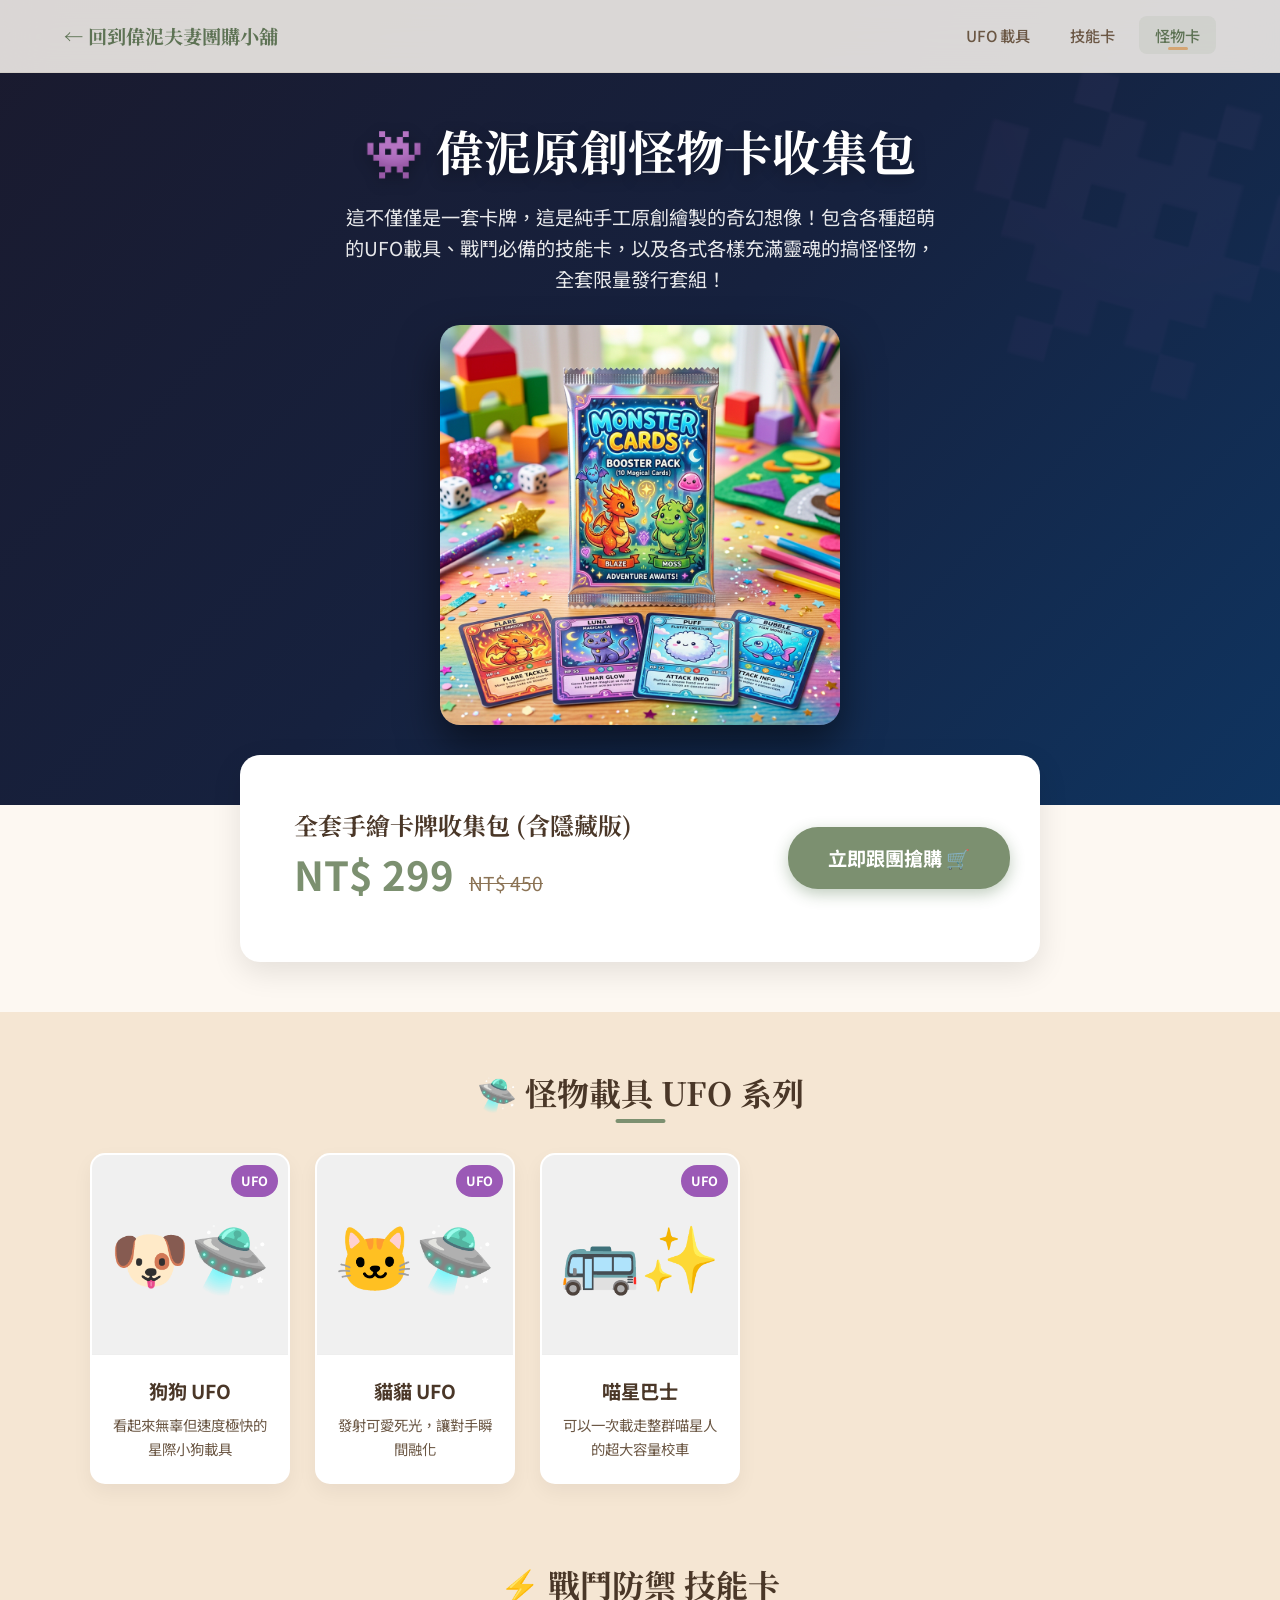
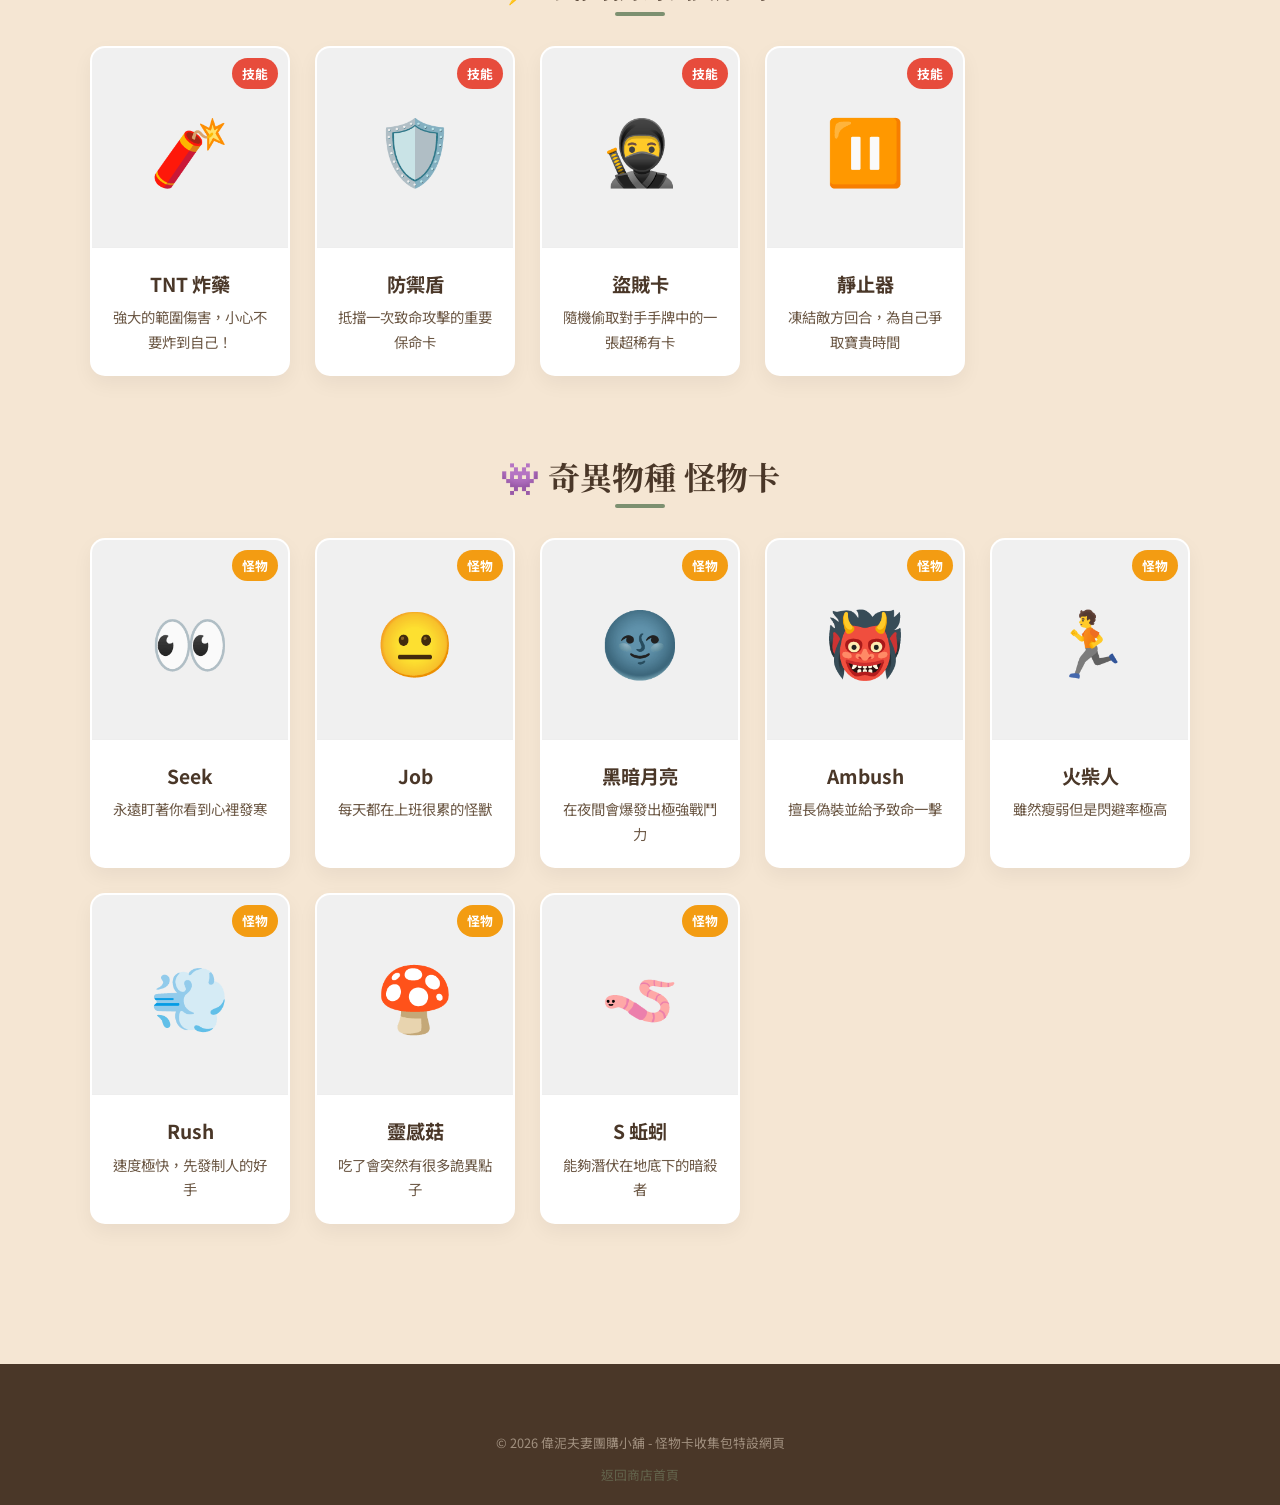
<file: monster-cards.html>
<!DOCTYPE html>
<html lang="zh-TW">

<head>
    <meta charset="UTF-8">
    <meta name="viewport" content="width=device-width, initial-scale=1.0">
    <title>偉泥原創怪物卡收集包 | 偉泥夫妻團購小舖</title>
    <meta name="description" content="全套原創手繪怪物卡，包含UFO載具、強力技能卡與各種神奇怪物，快來收集！">
    <link rel="preconnect" href="https://fonts.googleapis.com">
    <link rel="preconnect" href="https://fonts.gstatic.com" crossorigin>
    <link
        href="https://fonts.googleapis.com/css2?family=Noto+Sans+TC:wght@300;400;500;700&family=Noto+Serif+TC:wght@400;700&display=swap"
        rel="stylesheet">
    <link rel="stylesheet" href="style.css">
    <style>
        /* Card showcase specific styles */
        .card-showcase-hero {
            background: linear-gradient(135deg, #1a1a2e 0%, #16213e 50%, #0f3460 100%);
            color: white;
            padding: 120px 20px 80px;
            text-align: center;
            position: relative;
            overflow: hidden;
        }

        .card-showcase-hero::before {
            content: '👾';
            position: absolute;
            font-size: 300px;
            opacity: 0.05;
            top: -50px;
            right: -50px;
            transform: rotate(15deg);
        }

        .card-showcase-hero h1 {
            font-size: 3rem;
            margin-bottom: 20px;
            text-shadow: 0 4px 15px rgba(0,0,0,0.3);
            font-family: 'Noto Serif TC', serif;
        }

        .card-showcase-hero p {
            font-size: 1.2rem;
            max-width: 600px;
            margin: 0 auto 30px;
            line-height: 1.6;
            opacity: 0.9;
        }

        .hero-product-image {
            max-width: 400px;
            margin: 0 auto;
            display: block;
            border-radius: 20px;
            box-shadow: 0 20px 40px rgba(0,0,0,0.5);
            transition: transform 0.3s ease;
        }

        .hero-product-image:hover {
            transform: translateY(-10px);
        }

        .buy-action-area {
            background: white;
            padding: 30px;
            border-radius: 20px;
            max-width: 800px;
            margin: -50px auto 50px;
            position: relative;
            z-index: 10;
            display: flex;
            justify-content: space-between;
            align-items: center;
            box-shadow: 0 10px 30px rgba(0,0,0,0.1);
        }

        .price-tag {
            display: flex;
            align-items: baseline;
            gap: 15px;
        }

        .price-tag .sale {
            font-size: 2.5rem;
            font-weight: bold;
            color: var(--forest-green);
        }

        .price-tag .original {
            font-size: 1.2rem;
            color: var(--text-light);
            text-decoration: line-through;
        }

        .btn-buy-large {
            background: var(--forest-green);
            color: white;
            padding: 15px 40px;
            font-size: 1.2rem;
            border-radius: 30px;
            text-decoration: none;
            font-weight: bold;
            transition: all 0.3s ease;
            box-shadow: 0 5px 15px rgba(45, 90, 39, 0.3);
        }

        .btn-buy-large:hover {
            background: var(--forest-green-dark);
            transform: translateY(-3px);
            box-shadow: 0 8px 20px rgba(45, 90, 39, 0.4);
        }

        .card-collections {
            padding: 60px 20px;
            background-color: var(--cream);
        }

        .collection-section {
            max-width: 1100px;
            margin: 0 auto 80px;
        }

        .collection-title {
            text-align: center;
            font-size: 2rem;
            margin-bottom: 40px;
            color: var(--text-dark);
            position: relative;
            display: inline-block;
            left: 50%;
            transform: translateX(-50%);
        }

        .collection-title::after {
            content: '';
            position: absolute;
            bottom: -10px;
            left: 50%;
            transform: translateX(-50%);
            width: 50px;
            height: 4px;
            background: var(--forest-green);
            border-radius: 2px;
        }

        .deck-grid {
            display: grid;
            grid-template-columns: repeat(auto-fill, minmax(200px, 1fr));
            gap: 25px;
        }

        .monster-card {
            background: white;
            border-radius: 15px;
            overflow: hidden;
            box-shadow: 0 8px 20px rgba(0,0,0,0.05);
            transition: all 0.3s ease;
            border: 2px solid transparent;
            cursor: pointer;
        }

        .monster-card:hover {
            transform: translateY(-10px) rotate(2deg);
            box-shadow: 0 15px 30px rgba(0,0,0,0.1);
            border-color: var(--sand);
        }

        .card-img-placeholder {
            height: 200px;
            background: #f0f0f0;
            display: flex;
            align-items: center;
            justify-content: center;
            font-size: 4rem;
            color: #ccc;
            border-bottom: 1px solid #eee;
            position: relative;
        }
        
        .type-badge {
            position: absolute;
            top: 10px;
            right: 10px;
            padding: 5px 10px;
            border-radius: 20px;
            font-size: 0.8rem;
            font-weight: bold;
            color: white;
        }
        
        .type-ufo { background: #9b59b6; }
        .type-skill { background: #e74c3c; }
        .type-monster { background: #f39c12; }

        .card-details {
            padding: 20px;
            text-align: center;
        }

        .card-details h4 {
            font-size: 1.2rem;
            margin-bottom: 5px;
            color: var(--text-dark);
        }

        .card-details p {
            font-size: 0.9rem;
            color: var(--text-medium);
        }

        /* Mobile Adjustments */
        @media (max-width: 768px) {
            .buy-action-area {
                flex-direction: column;
                gap: 20px;
                text-align: center;
            }
            .card-showcase-hero h1 {
                font-size: 2.2rem;
            }
        }
    </style>
</head>

<body>

    <!-- ===== NAVIGATION ===== -->
    <nav class="navbar" id="navbar">
        <div class="nav-container">
            <a href="index.html#home" class="nav-logo">
                <span class="logo-text">← 回到偉泥夫妻團購小舖</span>
            </a>
            <ul class="nav-links">
                <li><a href="#ufo" class="nav-link">UFO 載具</a></li>
                <li><a href="#skill" class="nav-link">技能卡</a></li>
                <li><a href="#monster" class="nav-link">怪物卡</a></li>
            </ul>
        </div>
    </nav>

    <!-- ===== HERO SECTION ===== -->
    <header class="card-showcase-hero">
        <h1>👾 偉泥原創怪物卡收集包</h1>
        <p>這不僅僅是一套卡牌，這是純手工原創繪製的奇幻想像！包含各種超萌的UFO載具、戰鬥必備的技能卡，以及各式各樣充滿靈魂的搞怪怪物，全套限量發行套組！</p>
        <img src="monster_cards_pack.png" alt="怪物卡收集包" class="hero-product-image">
    </header>

    <!-- ===== BUY ACTION AREA ===== -->
    <div class="buy-action-area">
        <div class="product-info">
            <h2>全套手繪卡牌收集包 (含隱藏版)</h2>
            <div class="price-tag">
                <span class="sale">NT$ 299</span>
                <span class="original">NT$ 450</span>
            </div>
        </div>
        <a href="index.html#contact" class="btn-buy-large">立即跟團搶購 🛒</a>
    </div>

    <!-- ===== CARD COLLECTIONS ===== -->
    <main class="card-collections">
        
        <!-- UFO SERIES -->
        <section id="ufo" class="collection-section">
            <h3 class="collection-title">🛸 怪物載具 UFO 系列</h3>
            <div class="deck-grid">
                <div class="monster-card">
                    <div class="card-img-placeholder">
                        <span class="type-badge type-ufo">UFO</span>
                        🐶🛸
                    </div>
                    <div class="card-details">
                        <h4>狗狗 UFO</h4>
                        <p>看起來無辜但速度極快的星際小狗載具</p>
                    </div>
                </div>
                <div class="monster-card">
                    <div class="card-img-placeholder">
                        <span class="type-badge type-ufo">UFO</span>
                        🐱🛸
                    </div>
                    <div class="card-details">
                        <h4>貓貓 UFO</h4>
                        <p>發射可愛死光，讓對手瞬間融化</p>
                    </div>
                </div>
                <div class="monster-card">
                    <div class="card-img-placeholder">
                        <span class="type-badge type-ufo">UFO</span>
                        🚌✨
                    </div>
                    <div class="card-details">
                        <h4>喵星巴士</h4>
                        <p>可以一次載走整群喵星人的超大容量校車</p>
                    </div>
                </div>
            </div>
        </section>

        <!-- SKILL CARDS -->
        <section id="skill" class="collection-section">
            <h3 class="collection-title">⚡ 戰鬥防禦 技能卡</h3>
            <div class="deck-grid">
                <div class="monster-card">
                    <div class="card-img-placeholder">
                        <span class="type-badge type-skill">技能</span>
                        🧨
                    </div>
                    <div class="card-details">
                        <h4>TNT 炸藥</h4>
                        <p>強大的範圍傷害，小心不要炸到自己！</p>
                    </div>
                </div>
                <div class="monster-card">
                    <div class="card-img-placeholder">
                        <span class="type-badge type-skill">技能</span>
                        🛡️
                    </div>
                    <div class="card-details">
                        <h4>防禦盾</h4>
                        <p>抵擋一次致命攻擊的重要保命卡</p>
                    </div>
                </div>
                <div class="monster-card">
                    <div class="card-img-placeholder">
                        <span class="type-badge type-skill">技能</span>
                        🥷
                    </div>
                    <div class="card-details">
                        <h4>盜賊卡</h4>
                        <p>隨機偷取對手手牌中的一張超稀有卡</p>
                    </div>
                </div>
                <div class="monster-card">
                    <div class="card-img-placeholder">
                        <span class="type-badge type-skill">技能</span>
                        ⏸️
                    </div>
                    <div class="card-details">
                        <h4>靜止器</h4>
                        <p>凍結敵方回合，為自己爭取寶貴時間</p>
                    </div>
                </div>
            </div>
        </section>

        <!-- MONSTER CARDS -->
        <section id="monster" class="collection-section">
            <h3 class="collection-title">👾 奇異物種 怪物卡</h3>
            <div class="deck-grid">
                <div class="monster-card">
                    <div class="card-img-placeholder"><span class="type-badge type-monster">怪物</span>👀</div>
                    <div class="card-details"><h4>Seek</h4><p>永遠盯著你看到心裡發寒</p></div>
                </div>
                <div class="monster-card">
                    <div class="card-img-placeholder"><span class="type-badge type-monster">怪物</span>😐</div>
                    <div class="card-details"><h4>Job</h4><p>每天都在上班很累的怪獸</p></div>
                </div>
                <div class="monster-card">
                    <div class="card-img-placeholder"><span class="type-badge type-monster">怪物</span>🌚</div>
                    <div class="card-details"><h4>黑暗月亮</h4><p>在夜間會爆發出極強戰鬥力</p></div>
                </div>
                <div class="monster-card">
                    <div class="card-img-placeholder"><span class="type-badge type-monster">怪物</span>👹</div>
                    <div class="card-details"><h4>Ambush</h4><p>擅長偽裝並給予致命一擊</p></div>
                </div>
                <div class="monster-card">
                    <div class="card-img-placeholder"><span class="type-badge type-monster">怪物</span>🏃</div>
                    <div class="card-details"><h4>火柴人</h4><p>雖然瘦弱但是閃避率極高</p></div>
                </div>
                <div class="monster-card">
                    <div class="card-img-placeholder"><span class="type-badge type-monster">怪物</span>💨</div>
                    <div class="card-details"><h4>Rush</h4><p>速度極快，先發制人的好手</p></div>
                </div>
                <div class="monster-card">
                    <div class="card-img-placeholder"><span class="type-badge type-monster">怪物</span>🍄</div>
                    <div class="card-details"><h4>靈感菇</h4><p>吃了會突然有很多詭異點子</p></div>
                </div>
                <div class="monster-card">
                    <div class="card-img-placeholder"><span class="type-badge type-monster">怪物</span>🪱</div>
                    <div class="card-details"><h4>S 蚯蚓</h4><p>能夠潛伏在地底下的暗殺者</p></div>
                </div>
            </div>
        </section>

    </main>

    <!-- ===== FOOTER ===== -->
    <footer class="footer" style="margin-top: 0;">
        <div class="container">
            <div class="footer-bottom" style="border: none; padding-top: 20px;">
                <p>© 2026 偉泥夫妻團購小舖 - 怪物卡收集包特設網頁</p>
                <div style="margin-top: 10px;">
                    <a href="index.html" style="color: var(--forest-green);">返回商店首頁</a>
                </div>
            </div>
        </div>
    </footer>

    <!-- Back to top -->
    <button class="back-to-top" id="backToTop" aria-label="回到頂端">
        <svg viewBox="0 0 24 24" width="24" height="24">
            <path d="M12 19V5m-7 7 7-7 7 7" stroke="currentColor" stroke-width="2" fill="none" stroke-linecap="round" stroke-linejoin="round" />
        </svg>
    </button>

    <script src="script.js"></script>
    <script>
        // Custom simple animation for the deck cards
        document.querySelectorAll('.monster-card').forEach((card, index) => {
            card.style.opacity = '0';
            card.style.transform = 'translateY(20px)';
            setTimeout(() => {
                card.style.transition = 'all 0.5s ease';
                card.style.opacity = '1';
                card.style.transform = 'translateY(0)';
            }, 100 * index);
        });
    </script>
</body>

</html>
</file>
<file: style.css>
/* ===== CSS VARIABLES ===== */
:root {
    --forest-green: #7C9070;
    --forest-green-dark: #5E7355;
    --forest-green-light: #A3B898;
    --cream: #F5E6D3;
    --cream-light: #FDF8F2;
    --cream-dark: #E8D5BE;
    --golden-brown: #D4A574;
    --golden-brown-light: #E8C07D;
    --text-dark: #4A3728;
    --text-medium: #6B5744;
    --text-light: #8B7355;
    --wood-brown: #8B7355;
    --white: #FFFFFF;
    --shadow-sm: 0 2px 8px rgba(74, 55, 40, 0.08);
    --shadow-md: 0 4px 20px rgba(74, 55, 40, 0.12);
    --shadow-lg: 0 8px 40px rgba(74, 55, 40, 0.16);
    --shadow-xl: 0 16px 60px rgba(74, 55, 40, 0.2);
    --radius-sm: 8px;
    --radius-md: 12px;
    --radius-lg: 20px;
    --radius-xl: 28px;
    --transition: all 0.3s cubic-bezier(0.4, 0, 0.2, 1);
}

/* ===== RESET & BASE ===== */
*, *::before, *::after {
    margin: 0;
    padding: 0;
    box-sizing: border-box;
}

html {
    scroll-behavior: smooth;
    scroll-padding-top: 80px;
}

body {
    font-family: 'Noto Sans TC', sans-serif;
    color: var(--text-dark);
    background: var(--cream-light);
    line-height: 1.7;
    overflow-x: hidden;
}

h1, h2, h3 {
    font-family: 'Noto Serif TC', serif;
    line-height: 1.3;
}

a {
    text-decoration: none;
    color: inherit;
}

img {
    max-width: 100%;
    height: auto;
    display: block;
}

.container {
    max-width: 1200px;
    margin: 0 auto;
    padding: 0 24px;
}

/* ===== NAVIGATION ===== */
.navbar {
    position: fixed;
    top: 0;
    left: 0;
    right: 0;
    z-index: 1000;
    background: rgba(253, 248, 242, 0.85);
    backdrop-filter: blur(20px);
    -webkit-backdrop-filter: blur(20px);
    border-bottom: 1px solid rgba(139, 115, 85, 0.1);
    transition: var(--transition);
}

.navbar.scrolled {
    background: rgba(253, 248, 242, 0.95);
    box-shadow: var(--shadow-sm);
}

.nav-container {
    max-width: 1200px;
    margin: 0 auto;
    padding: 0 24px;
    display: flex;
    align-items: center;
    justify-content: space-between;
    height: 72px;
}

.nav-logo {
    display: flex;
    align-items: center;
    gap: 10px;
    font-family: 'Noto Serif TC', serif;
    font-weight: 700;
    font-size: 1.2rem;
    color: var(--forest-green-dark);
    transition: var(--transition);
}

.nav-logo:hover {
    transform: scale(1.03);
}

.logo-icon {
    font-size: 1.6rem;
}

.logo-img {
    width: 40px;
    height: 40px;
    object-fit: contain;
    border-radius: 8px;
}

.footer-logo-img {
    width: 28px;
    height: 28px;
    object-fit: contain;
    border-radius: 6px;
    vertical-align: middle;
    margin-right: 4px;
}

.nav-links {
    display: flex;
    list-style: none;
    gap: 8px;
}

.nav-link {
    padding: 8px 16px;
    border-radius: var(--radius-sm);
    font-size: 0.95rem;
    font-weight: 500;
    color: var(--text-medium);
    transition: var(--transition);
    position: relative;
}

.nav-link:hover,
.nav-link.active {
    color: var(--forest-green-dark);
    background: rgba(124, 144, 112, 0.1);
}

.nav-link.active::after {
    content: '';
    position: absolute;
    bottom: 4px;
    left: 50%;
    transform: translateX(-50%);
    width: 20px;
    height: 3px;
    background: var(--golden-brown);
    border-radius: 2px;
}

.nav-toggle {
    display: none;
    flex-direction: column;
    gap: 5px;
    background: none;
    border: none;
    cursor: pointer;
    padding: 8px;
}

.nav-toggle span {
    width: 24px;
    height: 2px;
    background: var(--text-dark);
    border-radius: 2px;
    transition: var(--transition);
}

/* ===== HERO ===== */
.hero {
    position: relative;
    min-height: 100vh;
    display: flex;
    align-items: center;
    justify-content: center;
    background: 
        linear-gradient(135deg, rgba(58, 90, 44, 0.55) 0%, rgba(94, 115, 85, 0.5) 30%, rgba(124, 144, 112, 0.45) 60%, rgba(139, 158, 126, 0.5) 100%),
        url('hero-bg.png') center center / cover no-repeat;
    overflow: hidden;
}

.hero-overlay {
    position: absolute;
    inset: 0;
    background: 
        radial-gradient(ellipse at 20% 50%, rgba(212, 165, 116, 0.15) 0%, transparent 60%),
        radial-gradient(ellipse at 80% 20%, rgba(232, 192, 125, 0.1) 0%, transparent 50%),
        url("data:image/svg+xml,%3Csvg width='60' height='60' viewBox='0 0 60 60' xmlns='http://www.w3.org/2000/svg'%3E%3Cpath d='M30 5 L35 20 L30 18 L25 20 Z' fill='rgba(255,255,255,0.03)'/%3E%3C/svg%3E");
}

.hero-particles {
    position: absolute;
    inset: 0;
    pointer-events: none;
}

.particle {
    position: absolute;
    font-size: 1.5rem;
    opacity: 0.4;
    animation: float 8s ease-in-out infinite;
}

.particle:nth-child(1) { top: 15%; left: 10%; animation-delay: 0s; }
.particle:nth-child(2) { top: 25%; right: 15%; animation-delay: 1.5s; }
.particle:nth-child(3) { bottom: 30%; left: 20%; animation-delay: 3s; }
.particle:nth-child(4) { bottom: 20%; right: 25%; animation-delay: 4.5s; }
.particle:nth-child(5) { top: 50%; left: 50%; animation-delay: 6s; }

@keyframes float {
    0%, 100% { transform: translateY(0) rotate(0deg); }
    25% { transform: translateY(-20px) rotate(5deg); }
    50% { transform: translateY(-10px) rotate(-3deg); }
    75% { transform: translateY(-25px) rotate(3deg); }
}

.hero-content {
    position: relative;
    z-index: 2;
    text-align: center;
    padding: 0 24px;
    animation: fadeInUp 1s ease-out;
}

@keyframes fadeInUp {
    from {
        opacity: 0;
        transform: translateY(40px);
    }
    to {
        opacity: 1;
        transform: translateY(0);
    }
}

.hero-badge {
    display: inline-block;
    padding: 8px 24px;
    background: rgba(255, 255, 255, 0.15);
    backdrop-filter: blur(10px);
    border: 1px solid rgba(255, 255, 255, 0.2);
    border-radius: 50px;
    color: var(--cream);
    font-size: 0.9rem;
    letter-spacing: 2px;
    margin-bottom: 24px;
    animation: fadeInUp 1s ease-out 0.2s both;
}

.hero-title {
    font-size: clamp(2.5rem, 6vw, 5rem);
    color: var(--white);
    text-shadow: 0 4px 30px rgba(0, 0, 0, 0.15);
    margin-bottom: 20px;
    animation: fadeInUp 1s ease-out 0.4s both;
    letter-spacing: 4px;
}

.hero-subtitle {
    font-size: clamp(1rem, 2vw, 1.25rem);
    color: rgba(255, 255, 255, 0.85);
    max-width: 500px;
    margin: 0 auto 36px;
    line-height: 1.8;
    animation: fadeInUp 1s ease-out 0.6s both;
}

.hero-cta {
    display: inline-flex;
    align-items: center;
    gap: 10px;
    padding: 16px 36px;
    background: var(--golden-brown);
    color: var(--white);
    font-size: 1.1rem;
    font-weight: 700;
    border-radius: 50px;
    box-shadow: 0 4px 20px rgba(212, 165, 116, 0.4);
    transition: var(--transition);
    animation: fadeInUp 1s ease-out 0.8s both;
}

.hero-cta:hover {
    background: var(--golden-brown-light);
    transform: translateY(-3px);
    box-shadow: 0 8px 30px rgba(212, 165, 116, 0.5);
}

.cta-arrow {
    transition: var(--transition);
}

.hero-cta:hover .cta-arrow {
    transform: translateX(4px);
}

.hero-scroll-hint {
    position: absolute;
    bottom: 40px;
    left: 50%;
    transform: translateX(-50%);
    display: flex;
    flex-direction: column;
    align-items: center;
    gap: 8px;
    color: rgba(255, 255, 255, 0.5);
    font-size: 0.8rem;
    animation: fadeInUp 1s ease-out 1.2s both;
}

.scroll-arrow {
    width: 20px;
    height: 20px;
    border-right: 2px solid rgba(255, 255, 255, 0.4);
    border-bottom: 2px solid rgba(255, 255, 255, 0.4);
    transform: rotate(45deg);
    animation: bounce 2s ease-in-out infinite;
}

@keyframes bounce {
    0%, 20%, 50%, 80%, 100% { transform: rotate(45deg) translateY(0); }
    40% { transform: rotate(45deg) translateY(8px); }
    60% { transform: rotate(45deg) translateY(4px); }
}

/* ===== SECTION COMMON ===== */
.section-header {
    text-align: center;
    margin-bottom: 60px;
}

.section-tag {
    display: inline-block;
    padding: 6px 18px;
    background: rgba(124, 144, 112, 0.1);
    color: var(--forest-green);
    border-radius: 50px;
    font-size: 0.85rem;
    font-weight: 500;
    margin-bottom: 16px;
}

.section-title {
    font-size: clamp(1.8rem, 3vw, 2.5rem);
    color: var(--text-dark);
    margin-bottom: 12px;
}

.section-desc {
    font-size: 1.05rem;
    color: var(--text-light);
}

/* ===== WELCOME ===== */
.welcome {
    padding: 100px 0;
    background: var(--white);
}

.welcome-grid {
    display: grid;
    grid-template-columns: 1fr 1fr;
    gap: 80px;
    align-items: center;
}

.image-frame {
    position: relative;
    border-radius: var(--radius-lg);
    overflow: hidden;
    box-shadow: var(--shadow-lg);
}

.image-frame img {
    width: 100%;
    aspect-ratio: 4/5;
    object-fit: cover;
    transition: var(--transition);
}

.image-frame:hover img {
    transform: scale(1.03);
}

.image-decoration {
    position: absolute;
    top: -15px;
    right: -15px;
    width: 120px;
    height: 120px;
    border: 3px solid var(--golden-brown);
    border-radius: var(--radius-lg);
    opacity: 0.3;
    z-index: -1;
}

.welcome-text h2 {
    font-size: clamp(1.6rem, 3vw, 2.2rem);
    margin-bottom: 20px;
    color: var(--text-dark);
}

.welcome-text p {
    font-size: 1.05rem;
    color: var(--text-medium);
    margin-bottom: 12px;
}

.welcome-stats {
    display: grid;
    grid-template-columns: repeat(3, 1fr);
    gap: 20px;
    margin-top: 36px;
    padding-top: 36px;
    border-top: 1px solid var(--cream-dark);
}

.stat {
    text-align: center;
}

.stat-number {
    display: block;
    font-family: 'Noto Serif TC', serif;
    font-size: 1.8rem;
    font-weight: 700;
    color: var(--forest-green);
}

.stat-label {
    font-size: 0.85rem;
    color: var(--text-light);
}

/* ===== PRODUCTS ===== */
.products {
    padding: 100px 0;
    background: linear-gradient(180deg, var(--cream-light) 0%, var(--cream) 100%);
}

.products-grid {
    display: grid;
    grid-template-columns: repeat(2, 1fr);
    gap: 32px;
}

.product-card {
    position: relative;
    background: var(--white);
    border-radius: var(--radius-lg);
    overflow: hidden;
    box-shadow: var(--shadow-md);
    transition: var(--transition);
}

.product-card:hover {
    transform: translateY(-8px);
    box-shadow: var(--shadow-xl);
}

.product-badge {
    position: absolute;
    top: 16px;
    left: 16px;
    z-index: 3;
    padding: 6px 14px;
    background: linear-gradient(135deg, #e74c3c, #c0392b);
    color: var(--white);
    font-size: 0.8rem;
    font-weight: 700;
    border-radius: 50px;
}

.product-badge.new {
    background: linear-gradient(135deg, var(--forest-green), var(--forest-green-dark));
}

.product-badge.limited {
    background: linear-gradient(135deg, var(--golden-brown), #C49B6A);
}

.product-badge.hot {
    background: linear-gradient(135deg, #ff6b35, #e74c3c);
    animation: pulse-badge 2s ease-in-out infinite;
}

@keyframes pulse-badge {
    0%, 100% { transform: scale(1); }
    50% { transform: scale(1.05); }
}

.product-card.featured {
    border: 2px solid var(--golden-brown);
    box-shadow: 0 4px 20px rgba(212, 165, 116, 0.25);
}

.product-card.featured:hover {
    box-shadow: 0 8px 40px rgba(212, 165, 116, 0.35);
}

/* ===== PROMO BANNER ===== */
.promo-banner {
    padding: 60px 0;
    background: linear-gradient(135deg, #FFF8E7 0%, #FFF3D6 50%, #FFE8C0 100%);
    position: relative;
    overflow: hidden;
}

.promo-banner::before {
    content: '🚂';
    position: absolute;
    font-size: 8rem;
    opacity: 0.06;
    top: -20px;
    right: -20px;
    transform: rotate(-15deg);
}

.promo-card {
    display: grid;
    grid-template-columns: 1fr 1fr;
    gap: 48px;
    align-items: center;
    background: var(--white);
    border-radius: var(--radius-xl);
    overflow: hidden;
    box-shadow: var(--shadow-lg);
    border: 2px solid rgba(212, 165, 116, 0.3);
}

.promo-image {
    overflow: hidden;
    height: 100%;
}

.promo-image img {
    width: 100%;
    height: 100%;
    object-fit: cover;
    transition: transform 0.5s ease;
}

.promo-card:hover .promo-image img {
    transform: scale(1.05);
}

.promo-content {
    padding: 48px 48px 48px 0;
}

.promo-badge {
    display: inline-block;
    padding: 6px 18px;
    background: linear-gradient(135deg, #ff6b35, #e74c3c);
    color: var(--white);
    font-size: 0.85rem;
    font-weight: 700;
    border-radius: 50px;
    margin-bottom: 16px;
    animation: pulse-badge 2s ease-in-out infinite;
}

.promo-content h2 {
    font-size: 1.8rem;
    color: var(--text-dark);
    margin-bottom: 16px;
}

.promo-content p {
    font-size: 1rem;
    color: var(--text-medium);
    line-height: 1.8;
    margin-bottom: 20px;
}

.promo-highlights {
    display: flex;
    gap: 16px;
    flex-wrap: wrap;
    margin-bottom: 24px;
}

.promo-highlights span {
    font-size: 0.9rem;
    font-weight: 500;
    color: var(--forest-green-dark);
}

.promo-cta {
    display: inline-block;
    padding: 14px 36px;
    background: linear-gradient(135deg, #ff6b35, #e74c3c);
    color: var(--white);
    font-size: 1.05rem;
    font-weight: 700;
    border-radius: 50px;
    box-shadow: 0 4px 15px rgba(231, 76, 60, 0.3);
    transition: var(--transition);
}

.promo-cta:hover {
    transform: translateY(-3px);
    box-shadow: 0 8px 25px rgba(231, 76, 60, 0.4);
}

.product-image {
    position: relative;
    overflow: hidden;
    aspect-ratio: 4/3;
}

.product-image img {
    width: 100%;
    height: 100%;
    object-fit: cover;
    transition: transform 0.5s ease;
}

.product-card:hover .product-image img {
    transform: scale(1.08);
}

.product-overlay {
    position: absolute;
    inset: 0;
    background: rgba(74, 55, 40, 0.5);
    display: flex;
    align-items: center;
    justify-content: center;
    opacity: 0;
    transition: var(--transition);
}

.product-card:hover .product-overlay {
    opacity: 1;
}

.btn-order {
    padding: 14px 32px;
    background: var(--golden-brown);
    color: var(--white);
    font-size: 1rem;
    font-weight: 700;
    border-radius: 50px;
    box-shadow: 0 4px 15px rgba(0, 0, 0, 0.2);
    transform: translateY(20px);
    transition: var(--transition);
}

.product-card:hover .btn-order {
    transform: translateY(0);
}

.btn-order:hover {
    background: var(--golden-brown-light);
}

.product-info {
    padding: 24px;
}

.product-name {
    font-size: 1.15rem;
    margin-bottom: 8px;
    color: var(--text-dark);
}

.product-desc {
    font-size: 0.9rem;
    color: var(--text-light);
    margin-bottom: 16px;
    line-height: 1.6;
}

.product-meta {
    display: flex;
    justify-content: space-between;
    align-items: center;
    margin-bottom: 16px;
}

.price-sale {
    font-family: 'Noto Serif TC', serif;
    font-size: 1.4rem;
    font-weight: 700;
    color: #c0392b;
}

.price-original {
    font-size: 0.85rem;
    color: var(--text-light);
    text-decoration: line-through;
    margin-left: 8px;
}

.product-deadline {
    font-size: 0.8rem;
    color: var(--text-light);
}

.product-progress {
    display: flex;
    align-items: center;
    gap: 12px;
}

.progress-bar {
    flex: 1;
    height: 6px;
    background: var(--cream);
    border-radius: 3px;
    overflow: hidden;
}

.progress-fill {
    height: 100%;
    background: linear-gradient(90deg, var(--forest-green), var(--forest-green-light));
    border-radius: 3px;
    transition: width 1.5s ease-out;
}

.progress-text {
    font-size: 0.75rem;
    color: var(--forest-green);
    font-weight: 500;
    white-space: nowrap;
}

/* ===== PROCESS ===== */
.process {
    padding: 100px 0;
    background: var(--white);
}

.process-steps {
    display: flex;
    align-items: center;
    justify-content: center;
    gap: 16px;
    margin-bottom: 80px;
    flex-wrap: wrap;
}

.step-card {
    background: var(--cream-light);
    border: 1px solid var(--cream-dark);
    border-radius: var(--radius-lg);
    padding: 36px 28px;
    text-align: center;
    flex: 0 1 200px;
    transition: var(--transition);
    position: relative;
}

.step-card:hover {
    transform: translateY(-6px);
    box-shadow: var(--shadow-md);
    border-color: var(--golden-brown);
}

.step-number {
    position: absolute;
    top: -12px;
    left: 50%;
    transform: translateX(-50%);
    background: var(--forest-green);
    color: var(--white);
    font-size: 0.75rem;
    font-weight: 700;
    padding: 4px 14px;
    border-radius: 50px;
}

.step-icon {
    font-size: 2.5rem;
    margin-bottom: 16px;
}

.step-card h3 {
    font-size: 1.1rem;
    color: var(--text-dark);
    margin-bottom: 8px;
}

/* ===== CHECKOUT MODAL & COMMENTS ===== */
.modal-overlay {
    position: fixed;
    top: 0; left: 0; right: 0; bottom: 0;
    background: rgba(0, 0, 0, 0.6);
    backdrop-filter: blur(4px);
    z-index: 2000;
    display: none;
    align-items: center;
    justify-content: center;
    opacity: 0;
    transition: opacity 0.3s ease;
}

.modal-overlay.show {
    display: flex;
    opacity: 1;
}

.modal-content {
    background: var(--white);
    width: 90%;
    max-width: 600px;
    border-radius: var(--radius-lg);
    padding: 30px;
    position: relative;
    box-shadow: var(--shadow-xl);
    max-height: 90vh;
    overflow-y: auto;
}

.modal-close {
    position: absolute;
    top: 15px;
    right: 20px;
    font-size: 2rem;
    background: none;
    border: none;
    cursor: pointer;
    color: var(--text-light);
}

.checkout-steps {
    display: flex;
    justify-content: space-between;
    margin-bottom: 30px;
    border-bottom: 2px solid var(--cream-dark);
    padding-bottom: 10px;
}

.checkout-step {
    flex: 1;
    text-align: center;
    font-size: 0.85rem;
    color: var(--text-light);
    font-weight: 500;
}

.checkout-step.active {
    color: var(--forest-green);
    font-weight: 700;
    border-bottom: 3px solid var(--forest-green);
    margin-bottom: -12px;
}

.step-container {
    display: none;
    animation: fadeInStep 0.3s ease;
}

.step-container.active {
    display: block;
}

@keyframes fadeInStep {
    from { opacity: 0; transform: translateY(10px); }
    to { opacity: 1; transform: translateY(0); }
}

.modal-content .form-group {
    margin-bottom: 15px;
}

.modal-content .form-group label {
    display: block;
    margin-bottom: 5px;
    font-weight: 500;
}

.modal-content input[type="text"],
.modal-content input[type="tel"],
.modal-content input[type="number"] {
    width: 100%;
    padding: 10px;
    border: 1px solid var(--cream-dark);
    border-radius: var(--radius-sm);
    font-family: inherit;
    font-size: 1rem;
}

.modal-content .btn-submit {
    padding: 12px 24px;
    background: var(--golden-brown);
    color: var(--white);
    font-weight: 700;
    border: none;
    border-radius: var(--radius-sm);
    cursor: pointer;
    font-size: 1rem;
    width: 100%;
}

.modal-content .btn-submit:hover {
    background: var(--golden-brown-light);
}

.comment-item {
    animation: fadeInStep 0.5s ease;
}


.step-card p {
    font-size: 0.85rem;
    color: var(--text-light);
    line-height: 1.6;
}

.step-connector {
    flex: 0 0 auto;
}

/* FAQ */
.faq-section {
    max-width: 700px;
    margin: 0 auto;
}

.faq-title {
    text-align: center;
    font-size: 1.4rem;
    margin-bottom: 28px;
    color: var(--text-dark);
}

.faq-item {
    background: var(--cream-light);
    border: 1px solid var(--cream-dark);
    border-radius: var(--radius-md);
    margin-bottom: 12px;
    overflow: hidden;
    transition: var(--transition);
}

.faq-item:hover {
    border-color: var(--golden-brown);
}

.faq-item summary {
    padding: 18px 24px;
    font-weight: 500;
    cursor: pointer;
    color: var(--text-dark);
    display: flex;
    align-items: center;
    gap: 12px;
    transition: var(--transition);
}

.faq-item summary::marker {
    content: '';
}

.faq-item summary::before {
    content: '▸';
    color: var(--golden-brown);
    font-size: 1.2rem;
    transition: var(--transition);
}

.faq-item[open] summary::before {
    transform: rotate(90deg);
}

.faq-item[open] summary {
    color: var(--forest-green-dark);
}

.faq-item p {
    padding: 0 24px 18px 44px;
    font-size: 0.9rem;
    color: var(--text-medium);
    line-height: 1.6;
}

/* ===== ABOUT ===== */
.about {
    padding: 100px 0;
    background: linear-gradient(180deg, var(--cream-light) 0%, var(--cream) 50%, var(--cream-light) 100%);
}

.about-content {
    display: grid;
    grid-template-columns: 1fr 1fr;
    gap: 80px;
    align-items: center;
}

.about-text .section-title {
    text-align: left;
}

.about-story p {
    font-size: 1.05rem;
    color: var(--text-medium);
    margin-bottom: 16px;
    line-height: 1.8;
}

.about-values {
    display: grid;
    grid-template-columns: 1fr 1fr;
    gap: 16px;
    margin-top: 32px;
}

.value-item {
    display: flex;
    align-items: center;
    gap: 12px;
    padding: 14px 18px;
    background: var(--white);
    border-radius: var(--radius-md);
    box-shadow: var(--shadow-sm);
    font-size: 0.9rem;
    font-weight: 500;
    transition: var(--transition);
}

.value-item:hover {
    transform: translateX(4px);
    box-shadow: var(--shadow-md);
}

.value-icon {
    font-size: 1.5rem;
}

.about-photo-frame {
    border-radius: var(--radius-xl);
    overflow: hidden;
    box-shadow: var(--shadow-lg);
    position: relative;
}

.about-photo-frame img {
    width: 100%;
    aspect-ratio: 3/4;
    object-fit: cover;
}

.photo-caption {
    position: absolute;
    bottom: 0;
    left: 0;
    right: 0;
    padding: 20px;
    background: linear-gradient(transparent, rgba(0, 0, 0, 0.5));
    color: var(--white);
    font-size: 0.9rem;
    text-align: center;
}

/* ===== TESTIMONIALS ===== */
.testimonials {
    padding: 100px 0;
    background: var(--white);
}

.testimonial-grid {
    display: grid;
    grid-template-columns: repeat(3, 1fr);
    gap: 28px;
}

.testimonial-card {
    background: var(--cream-light);
    border: 1px solid var(--cream-dark);
    border-radius: var(--radius-lg);
    padding: 32px;
    transition: var(--transition);
}

.testimonial-card:hover {
    transform: translateY(-4px);
    box-shadow: var(--shadow-md);
    border-color: var(--golden-brown);
}

.testimonial-stars {
    font-size: 0.9rem;
    margin-bottom: 16px;
    letter-spacing: 2px;
}

.testimonial-card p {
    font-size: 0.95rem;
    color: var(--text-medium);
    line-height: 1.7;
    margin-bottom: 20px;
    font-style: italic;
}

.testimonial-author {
    display: flex;
    align-items: center;
    gap: 12px;
}

.author-avatar {
    width: 44px;
    height: 44px;
    background: var(--cream);
    border-radius: 50%;
    display: flex;
    align-items: center;
    justify-content: center;
    font-size: 1.3rem;
}

.testimonial-author strong {
    display: block;
    font-size: 0.9rem;
    color: var(--text-dark);
}

.testimonial-author span {
    font-size: 0.75rem;
    color: var(--text-light);
}

/* ===== CONTACT ===== */
.contact {
    padding: 100px 0;
    background: linear-gradient(180deg, var(--cream-light) 0%, var(--cream) 100%);
}

.contact-grid {
    display: grid;
    grid-template-columns: 1fr 1fr;
    gap: 48px;
    align-items: start;
}

.contact-card-main {
    background: var(--white);
    border-radius: var(--radius-lg);
    padding: 36px;
    box-shadow: var(--shadow-md);
    margin-bottom: 24px;
}

.contact-method {
    display: flex;
    gap: 20px;
    align-items: flex-start;
}

.contact-icon {
    font-size: 2.5rem;
    flex-shrink: 0;
}

.contact-method h3 {
    font-size: 1.2rem;
    color: var(--text-dark);
    margin-bottom: 8px;
}

.contact-value {
    font-family: 'Noto Serif TC', serif;
    font-size: 1.6rem;
    font-weight: 700;
    color: var(--forest-green-dark);
    transition: var(--transition);
}

.contact-value:hover {
    color: var(--golden-brown);
}

.contact-note {
    font-size: 0.85rem;
    color: var(--text-light);
    margin-top: 8px;
}

.contact-cards-row {
    display: grid;
    grid-template-columns: 1fr 1fr;
    gap: 20px;
}

.contact-card-small {
    background: var(--white);
    border-radius: var(--radius-md);
    padding: 24px;
    text-align: center;
    box-shadow: var(--shadow-sm);
    transition: var(--transition);
}

.contact-card-small:hover {
    transform: translateY(-4px);
    box-shadow: var(--shadow-md);
}

.contact-icon-small {
    font-size: 1.8rem;
    display: block;
    margin-bottom: 12px;
}

.contact-card-small h4 {
    font-size: 0.95rem;
    color: var(--text-dark);
    margin-bottom: 4px;
}

.contact-card-small p {
    font-size: 0.8rem;
    color: var(--text-light);
}

/* Contact Form */
.contact-form-wrapper {
    background: var(--white);
    border-radius: var(--radius-lg);
    padding: 40px;
    box-shadow: var(--shadow-md);
}

.contact-form h3 {
    font-size: 1.3rem;
    margin-bottom: 28px;
    color: var(--text-dark);
}

.form-group {
    margin-bottom: 20px;
}

.form-group label {
    display: block;
    font-size: 0.9rem;
    font-weight: 500;
    color: var(--text-dark);
    margin-bottom: 8px;
}

.form-group input,
.form-group textarea {
    width: 100%;
    padding: 14px 18px;
    border: 2px solid var(--cream-dark);
    border-radius: var(--radius-md);
    font-family: 'Noto Sans TC', sans-serif;
    font-size: 0.95rem;
    color: var(--text-dark);
    background: var(--cream-light);
    transition: var(--transition);
    outline: none;
}

.form-group input:focus,
.form-group textarea:focus {
    border-color: var(--forest-green);
    background: var(--white);
    box-shadow: 0 0 0 4px rgba(124, 144, 112, 0.1);
}

.form-group input::placeholder,
.form-group textarea::placeholder {
    color: var(--text-light);
}

.form-group textarea {
    resize: vertical;
    min-height: 120px;
}

.btn-submit {
    width: 100%;
    padding: 16px;
    background: var(--forest-green);
    color: var(--white);
    font-family: 'Noto Sans TC', sans-serif;
    font-size: 1.05rem;
    font-weight: 700;
    border: none;
    border-radius: var(--radius-md);
    cursor: pointer;
    transition: var(--transition);
}

.btn-submit:hover {
    background: var(--forest-green-dark);
    transform: translateY(-2px);
    box-shadow: var(--shadow-md);
}

/* ===== FOOTER ===== */
.footer {
    background: var(--text-dark);
    color: var(--cream);
    padding: 48px 0 0;
}

.footer-content {
    display: grid;
    grid-template-columns: 2fr 2fr 1fr;
    gap: 40px;
    padding-bottom: 40px;
    border-bottom: 1px solid rgba(255, 255, 255, 0.1);
}

.footer-logo {
    font-family: 'Noto Serif TC', serif;
    font-size: 1.2rem;
    font-weight: 700;
    display: block;
    margin-bottom: 12px;
}

.footer-brand p {
    font-size: 0.85rem;
    opacity: 0.7;
}

.footer-links {
    display: flex;
    flex-wrap: wrap;
    gap: 12px 24px;
    align-items: flex-start;
}

.footer-links a {
    font-size: 0.9rem;
    opacity: 0.7;
    transition: var(--transition);
}

.footer-links a:hover {
    opacity: 1;
    color: var(--golden-brown-light);
}

.footer-contact p {
    font-size: 0.9rem;
    opacity: 0.7;
}

.footer-bottom {
    padding: 20px 0;
    text-align: center;
    font-size: 0.8rem;
    opacity: 0.5;
}

/* ===== BACK TO TOP ===== */
.back-to-top {
    position: fixed;
    bottom: 30px;
    right: 30px;
    width: 48px;
    height: 48px;
    background: var(--forest-green);
    color: var(--white);
    border: none;
    border-radius: 50%;
    cursor: pointer;
    display: flex;
    align-items: center;
    justify-content: center;
    box-shadow: var(--shadow-md);
    opacity: 0;
    visibility: hidden;
    transform: translateY(20px);
    transition: var(--transition);
    z-index: 100;
}

.back-to-top.visible {
    opacity: 1;
    visibility: visible;
    transform: translateY(0);
}

.back-to-top:hover {
    background: var(--forest-green-dark);
    transform: translateY(-4px);
}

/* ===== RESPONSIVE ===== */
@media (max-width: 992px) {
    .welcome-grid,
    .about-content {
        grid-template-columns: 1fr;
        gap: 48px;
    }

    .welcome-image {
        max-width: 400px;
        margin: 0 auto;
    }

    .about-image {
        order: -1;
        max-width: 400px;
        margin: 0 auto;
    }

    .products-grid,
    .testimonial-grid {
        grid-template-columns: repeat(2, 1fr);
    }

    .contact-grid {
        grid-template-columns: 1fr;
    }

    .footer-content {
        grid-template-columns: 1fr;
        gap: 24px;
        text-align: center;
    }

    .footer-links {
        justify-content: center;
    }

    .promo-card {
        grid-template-columns: 1fr;
        gap: 0;
    }

    .promo-content {
        padding: 36px;
    }
}

@media (max-width: 768px) {
    .nav-toggle {
        display: flex;
    }

    .nav-links {
        display: none;
        position: absolute;
        top: 72px;
        left: 0;
        right: 0;
        background: rgba(253, 248, 242, 0.98);
        backdrop-filter: blur(20px);
        flex-direction: column;
        padding: 16px 24px;
        border-top: 1px solid var(--cream-dark);
        box-shadow: var(--shadow-md);
    }

    .nav-links.open {
        display: flex;
    }

    .nav-link {
        padding: 12px 16px;
    }

    .products-grid,
    .testimonial-grid {
        grid-template-columns: 1fr;
    }

    .promo-content h2 {
        font-size: 1.4rem;
    }

    .process-steps {
        flex-direction: column;
    }

    .step-connector {
        transform: rotate(90deg);
    }

    .step-card {
        width: 100%;
        max-width: 300px;
    }

    .welcome-stats {
        grid-template-columns: repeat(3, 1fr);
        gap: 12px;
    }

    .about-values {
        grid-template-columns: 1fr;
    }

    .contact-cards-row {
        grid-template-columns: 1fr;
    }

    .hero-title {
        font-size: 2.5rem;
    }
}

@media (max-width: 480px) {
    .container {
        padding: 0 16px;
    }

    .hero-cta {
        padding: 14px 28px;
        font-size: 1rem;
    }

    .product-info {
        padding: 18px;
    }

    .contact-form-wrapper {
        padding: 28px;
    }

    .stat-number {
        font-size: 1.4rem;
    }
}

/* ===== ANIMATIONS ON SCROLL ===== */
.product-card,
.step-card,
.testimonial-card,
.faq-item,
.value-item {
    opacity: 0;
    transform: translateY(30px);
    transition: opacity 0.6s ease, transform 0.6s ease;
}

.product-card.visible,
.step-card.visible,
.testimonial-card.visible,
.faq-item.visible,
.value-item.visible {
    opacity: 1;
    transform: translateY(0);
}

.product-card:nth-child(2),
.step-card:nth-child(3),
.testimonial-card:nth-child(2) {
    transition-delay: 0.1s;
}

.product-card:nth-child(3),
.step-card:nth-child(5),
.testimonial-card:nth-child(3) {
    transition-delay: 0.2s;
}

.step-card:nth-child(7) {
    transition-delay: 0.3s;
}

/* ===== BRAND AMBASSADOR ENDORSEMENT ===== */
.ambassador-endorsement {
    position: relative;
    padding: 80px 0;
    background: linear-gradient(135deg, #1a1a2e 0%, #16213e 50%, #0f3460 100%);
    overflow: hidden;
}

.ambassador-bg-pattern {
    position: absolute;
    inset: 0;
    background:
        radial-gradient(ellipse at 20% 50%, rgba(212, 165, 116, 0.08) 0%, transparent 60%),
        radial-gradient(ellipse at 80% 30%, rgba(232, 192, 125, 0.06) 0%, transparent 50%);
    pointer-events: none;
}

.endorsement-layout {
    display: grid;
    grid-template-columns: 380px 1fr;
    gap: 60px;
    align-items: center;
}

/* 代言人照片 */
.endorsement-photo {
    position: relative;
    z-index: 1;
}

.photo-spotlight {
    position: absolute;
    top: -30px;
    left: -30px;
    right: -30px;
    bottom: -30px;
    background: radial-gradient(ellipse at center, rgba(212, 165, 116, 0.15) 0%, transparent 70%);
    border-radius: 50%;
    z-index: 0;
    animation: spotlight-pulse 4s ease-in-out infinite;
}

@keyframes spotlight-pulse {
    0%, 100% { opacity: 0.6; transform: scale(1); }
    50% { opacity: 1; transform: scale(1.05); }
}

.endorsement-photo img {
    position: relative;
    z-index: 1;
    width: 100%;
    aspect-ratio: 3/4;
    object-fit: cover;
    object-position: top center;
    border-radius: var(--radius-lg);
    box-shadow: 0 20px 60px rgba(0, 0, 0, 0.4);
    border: 2px solid rgba(212, 165, 116, 0.3);
}

.photo-name-tag {
    position: absolute;
    bottom: -16px;
    left: 50%;
    transform: translateX(-50%);
    z-index: 2;
    display: flex;
    align-items: center;
    gap: 8px;
    padding: 10px 24px;
    background: linear-gradient(135deg, var(--golden-brown), #C49B6A);
    color: var(--white);
    font-size: 0.9rem;
    font-weight: 700;
    border-radius: 50px;
    box-shadow: 0 4px 20px rgba(212, 165, 116, 0.4);
    white-space: nowrap;
    letter-spacing: 1px;
}

.name-tag-star {
    font-size: 1rem;
}

/* 代言內容 */
.endorsement-body {
    color: var(--white);
}

.endorsement-header {
    margin-bottom: 28px;
}

.endorsement-label {
    display: inline-block;
    padding: 5px 16px;
    background: rgba(212, 165, 116, 0.15);
    border: 1px solid rgba(212, 165, 116, 0.3);
    color: var(--golden-brown-light);
    font-size: 0.75rem;
    font-weight: 700;
    letter-spacing: 3px;
    border-radius: 50px;
    margin-bottom: 16px;
}

.endorsement-header h2 {
    font-size: clamp(1.6rem, 3vw, 2.2rem);
    color: var(--white);
    line-height: 1.4;
}

.endorsement-quote {
    position: relative;
    padding: 24px 28px;
    margin-bottom: 32px;
    background: rgba(255, 255, 255, 0.05);
    border-left: 3px solid var(--golden-brown);
    border-radius: 0 var(--radius-md) var(--radius-md) 0;
    font-size: 1.1rem;
    line-height: 1.9;
    color: rgba(255, 255, 255, 0.85);
    font-style: italic;
}

.endorsed-categories {
    display: grid;
    grid-template-columns: repeat(3, 1fr);
    gap: 16px;
    margin-bottom: 32px;
}

.endorsed-item {
    display: flex;
    align-items: center;
    gap: 12px;
    padding: 16px;
    background: rgba(255, 255, 255, 0.06);
    border: 1px solid rgba(255, 255, 255, 0.08);
    border-radius: var(--radius-md);
    transition: var(--transition);
}

.endorsed-item:hover {
    background: rgba(255, 255, 255, 0.1);
    border-color: rgba(212, 165, 116, 0.3);
    transform: translateY(-3px);
}

.endorsed-icon {
    font-size: 1.6rem;
    flex-shrink: 0;
}

.endorsed-item strong {
    display: block;
    font-size: 0.95rem;
    color: var(--white);
    margin-bottom: 2px;
}

.endorsed-item small {
    font-size: 0.78rem;
    color: rgba(255, 255, 255, 0.5);
}

.endorsement-cta {
    display: inline-block;
    padding: 14px 36px;
    background: linear-gradient(135deg, var(--golden-brown), var(--golden-brown-light));
    color: var(--white);
    font-size: 1rem;
    font-weight: 700;
    border-radius: 50px;
    box-shadow: 0 4px 20px rgba(212, 165, 116, 0.3);
    transition: var(--transition);
    letter-spacing: 0.5px;
}

.endorsement-cta:hover {
    transform: translateY(-3px);
    box-shadow: 0 8px 30px rgba(212, 165, 116, 0.5);
}

/* ===== PRODUCT CARD AMBASSADOR BADGE ===== */
.ambassador-rec {
    position: absolute;
    top: 16px;
    right: 16px;
    z-index: 3;
    display: flex;
    align-items: center;
    gap: 6px;
    padding: 4px 12px 4px 4px;
    background: rgba(26, 26, 46, 0.85);
    backdrop-filter: blur(8px);
    border: 1px solid rgba(212, 165, 116, 0.4);
    border-radius: 50px;
    color: var(--golden-brown-light);
    font-size: 0.72rem;
    font-weight: 700;
    letter-spacing: 0.5px;
    box-shadow: 0 2px 12px rgba(0, 0, 0, 0.2);
    transition: var(--transition);
}

.ambassador-rec:hover {
    background: rgba(26, 26, 46, 0.95);
    box-shadow: 0 4px 20px rgba(212, 165, 116, 0.3);
}

.ambassador-rec img {
    width: 26px;
    height: 26px;
    border-radius: 50%;
    object-fit: cover;
    object-position: top center;
    border: 1.5px solid var(--golden-brown);
}

/* ===== AMBASSADOR RESPONSIVE ===== */
@media (max-width: 768px) {
    .endorsement-layout {
        grid-template-columns: 1fr;
        gap: 40px;
        text-align: center;
    }

    .endorsement-photo {
        max-width: 280px;
        margin: 0 auto;
    }

    .endorsed-categories {
        grid-template-columns: 1fr;
    }

    .endorsement-quote {
        text-align: left;
    }

    .ambassador-endorsement {
        padding: 60px 0;
    }
}
</file>
